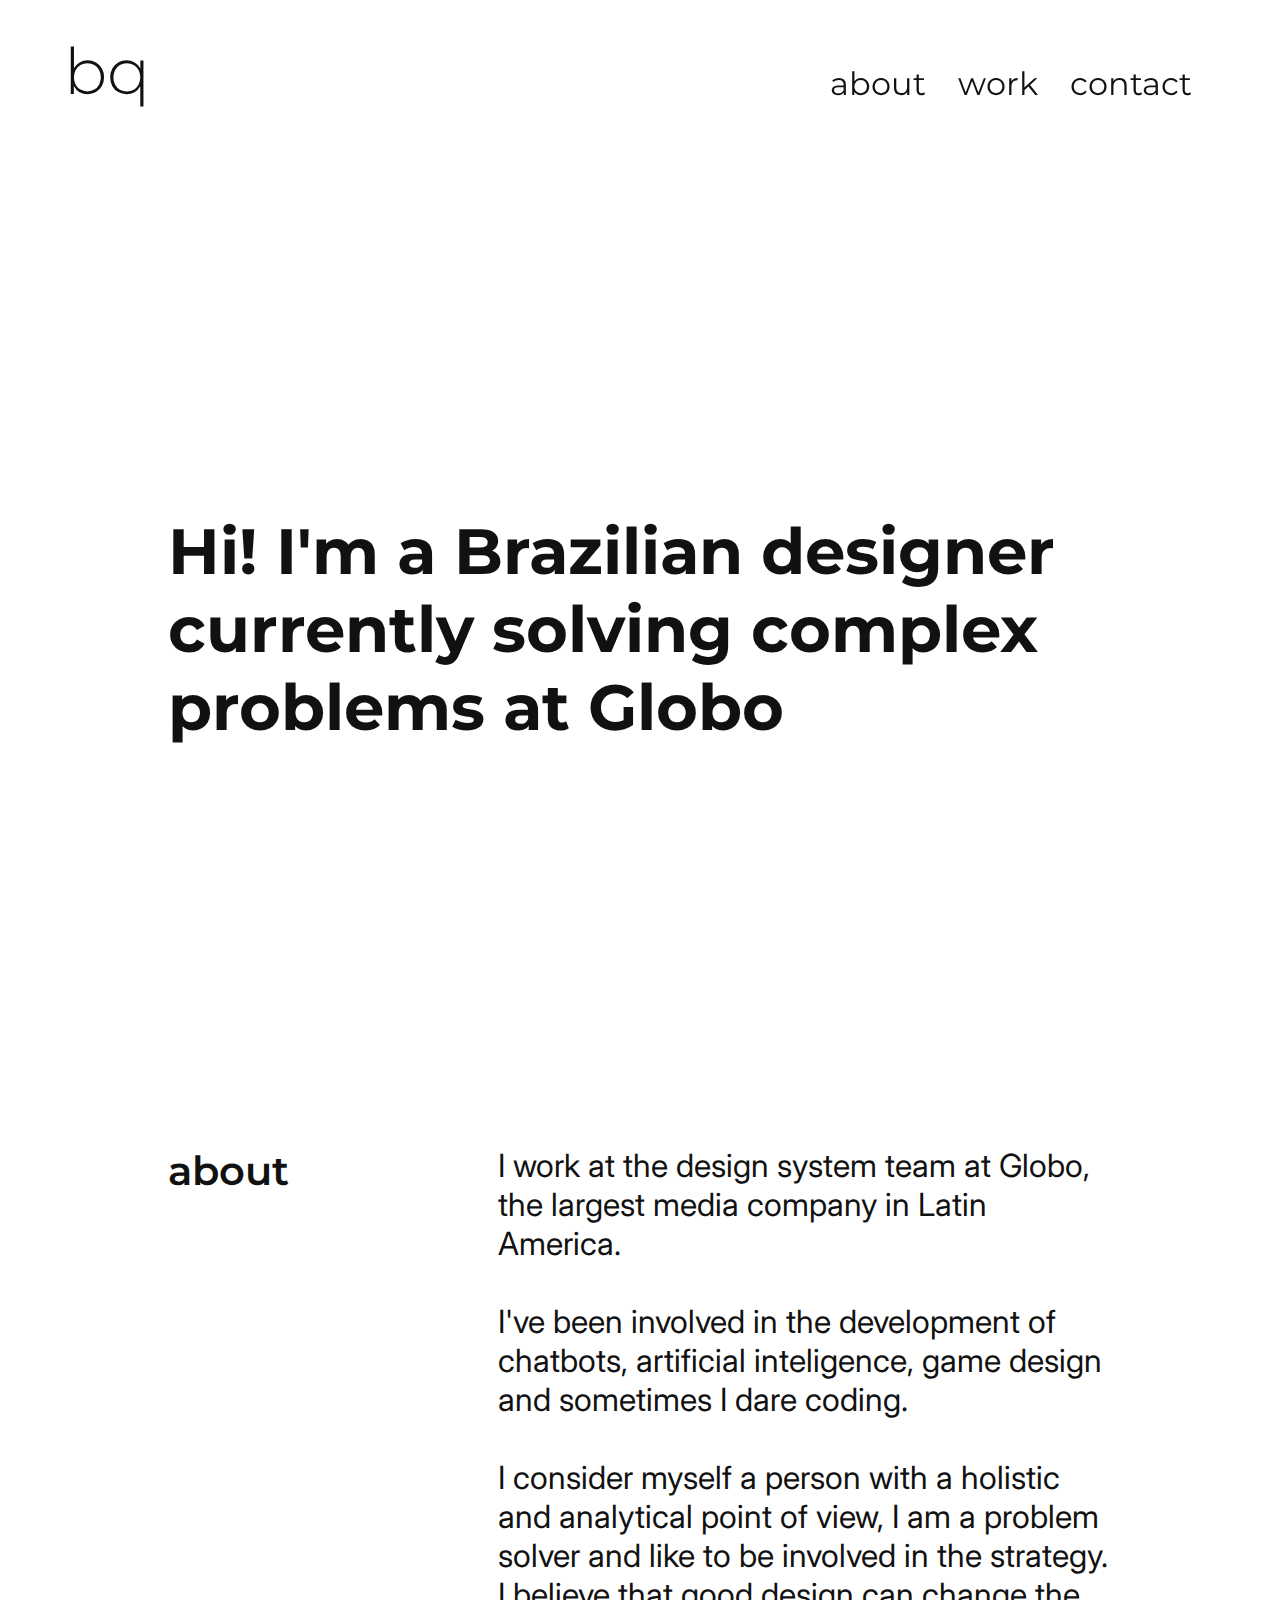
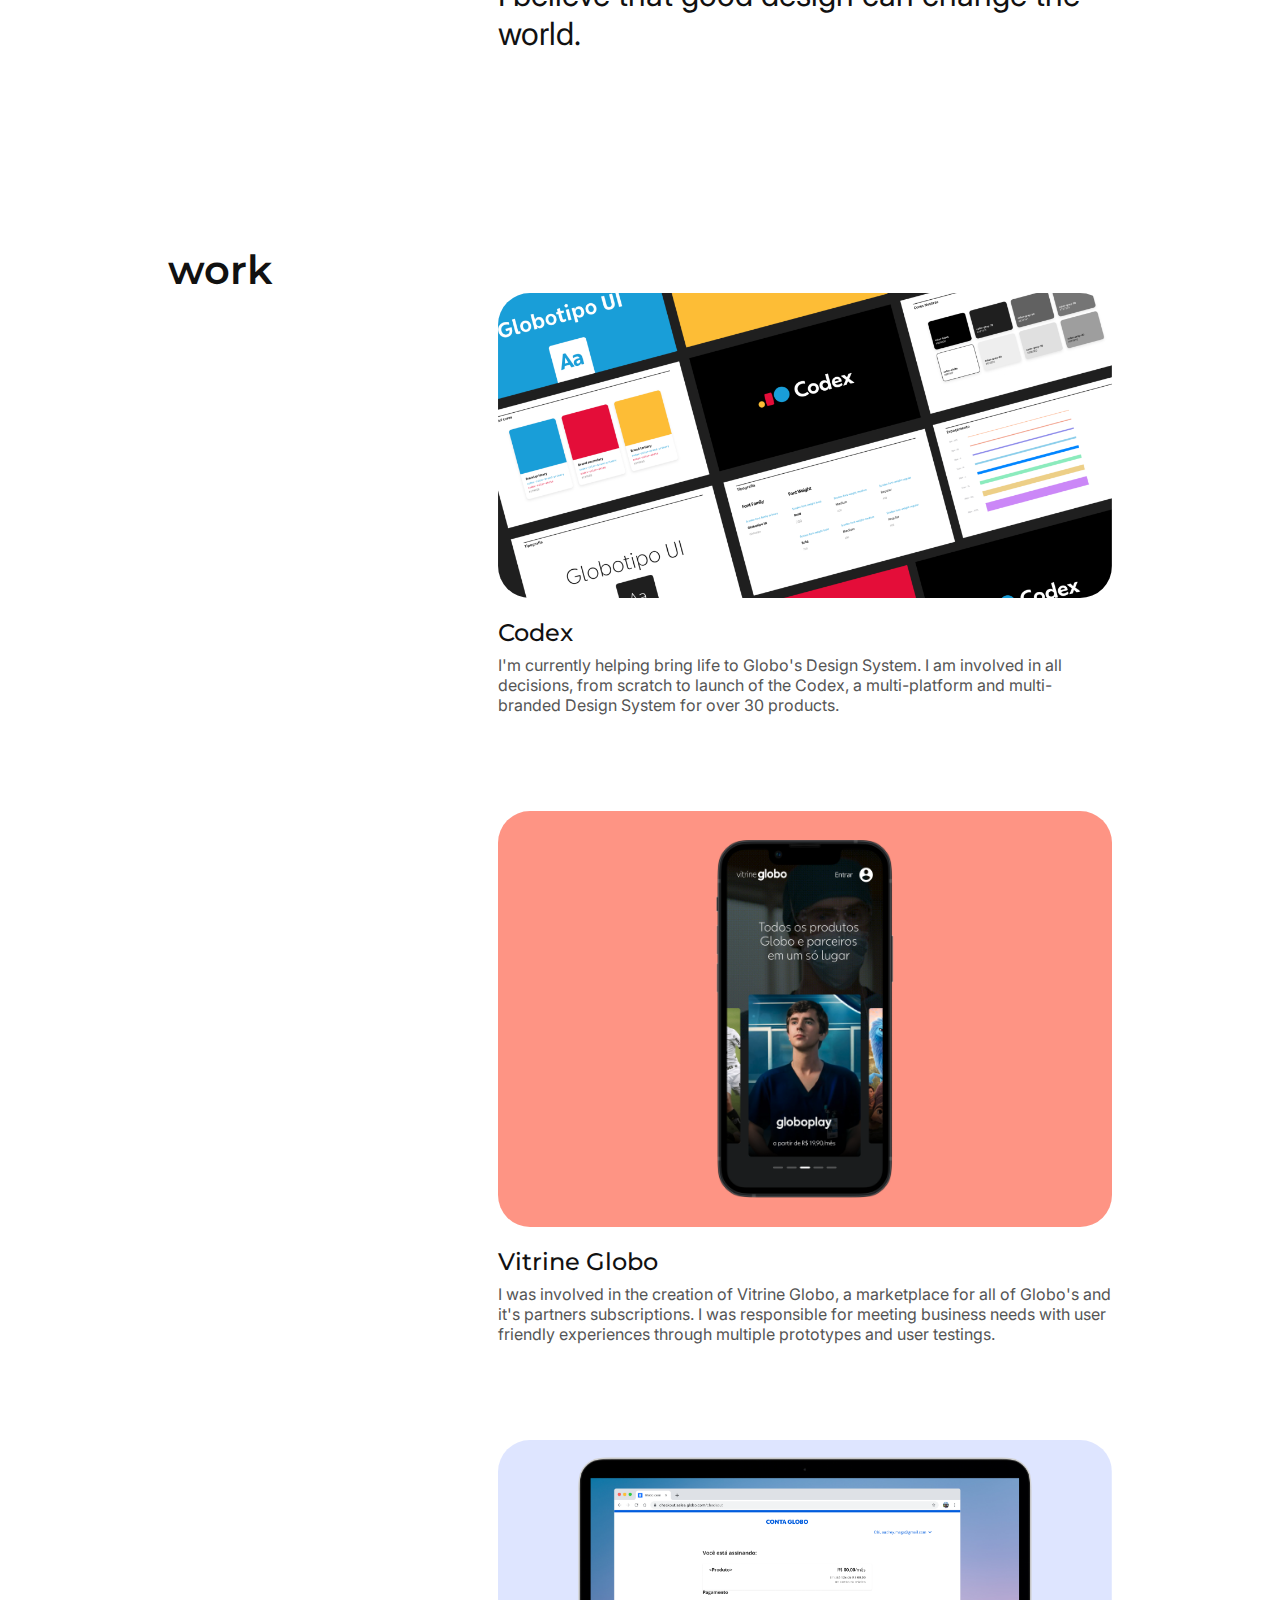
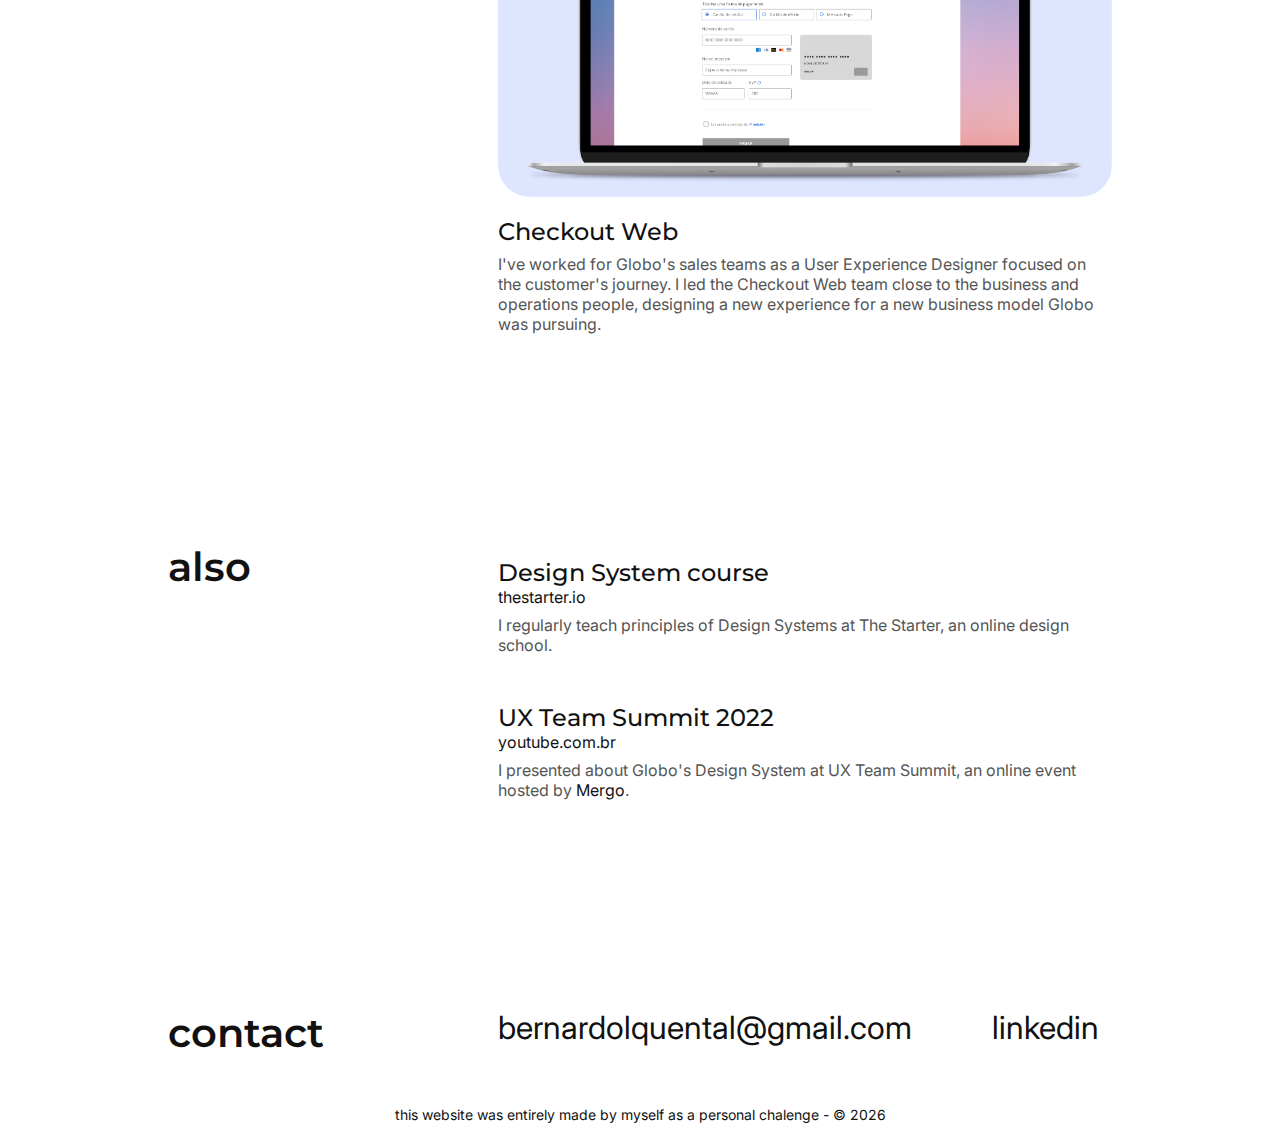
<file: index.html>
<!DOCTYPE html>
<html lang="en">
  <head>

    <meta charset="UTF-8">
    <title>Bernardo Quental</title>
    <link rel="icon" type="image/x-icon" href="favicon.ico">
    <link rel="preconnect" href="https://fonts.googleapis.com">
    <link rel="preconnect" href="https://fonts.gstatic.com" crossorigin>
    <link href="https://fonts.googleapis.com/css2?family=Inter:wght@100;200;300;400;500;600;700;800;900&family=Montserrat:ital,wght@0,100;0,200;0,300;0,400;0,500;0,600;0,700;0,800;0,900;1,100;1,200;1,300;1,400;1,500;1,600;1,700;1,800;1,900&display=swap" rel="stylesheet">
    <link rel="stylesheet" href="style.css">
    <meta content="width=device-width, initial-scale=1" name="viewport" />
    
  </head>

  <body>

    <header class="cont">
      <h1 class="col-4"><a href="#main">bq</a></h1>
      <nav class="col-8">
        <ul>
          <li><a href="#about">about</a></li>
          <li><a href="#work">work</a></li>
          <li><a href="#contact">contact</a></li>
        </ul>
      </nav>
    </header>

    <main>
      <section id="main" class="cont">
        <div class="col-12">
          <h1>Hi! I'm a Brazilian designer currently solving complex problems at <a href="www.globo.com">Globo</a></h1>
        </div>
      </section>

      <section id="about" class="cont">
        <h2 class="col-4">about</h2>
        <p class="col-8">
          I work at the design system team at Globo, the largest media company in Latin America.
          <br><br>
          I've been involved in the development of chatbots, artificial inteligence, game design and sometimes I dare coding.
          <br><br>
          I consider myself a person with a holistic and analytical point of view, I am a problem solver and like to be involved in the strategy. I believe that good design can change the world.
        </p>
      </section>

      <section id="work" class="cont">
        <h2 class="col-4">work</h2>
        <ul class="col-8">
          <li>
            <img src="codex.png" alt="">
            <h3>Codex</h3>
            <p>I'm currently helping bring life to Globo's Design System. I am involved in all decisions, from scratch to launch of the Codex, a multi-platform and multi-branded Design System for over 30 products.</p>
          </li>
          <li>
            <img src="vitrine.png" alt="">
            <h3>Vitrine Globo</h3>
            <p>I was involved in the creation of Vitrine Globo, a marketplace for all of Globo's and it's partners subscriptions. I was responsible for meeting business needs with user friendly experiences through multiple prototypes and user testings.</p>
          </li>
          <li>
            <img src="checkout.png" alt="">
            <h3>Checkout Web</h3>
            <p>I've worked for Globo's sales teams as a User Experience Designer focused on the customer's journey. I led the Checkout Web team close to the business and operations people, designing a new experience for a new business model Globo was pursuing.</p>
          </li>
        </ul>
      </section>

      <section class="cont">
        <h2 class="col-4">also</h2>
        <ul class="col-8">
          <li>
            <h3>Design System course</h3>
            <a href="https://www.thestarter.io/productdesign/design-systems-os-fundamentos-do-design-em-escala-thestarter" target="_blank" rel="noopener noreferrer">thestarter.io</a>
            <p>I regularly teach principles of Design Systems at The Starter, an online design school.</p>
          </li>
          <li>
            <h3>UX Team Summit 2022</h3>
            <a href="https://youtu.be/R2yb5cWjlvc" target="_blank" rel="noopener noreferrer">youtube.com.br</a>
            <p>I presented about Globo's Design System at UX Team Summit, an online event hosted by <a href="https://www.mergo.com.br/eventos/uxteamsummit/2022/">Mergo</a>.</p>
          </li>
        </ul>
      </section>
      
      <section id="contact" class="cont">
        <h2 class="col-4">contact</h2>
        <div class="col-8">
          <a href="mailto:bernardolquental@gmail.com" target="_blank" rel="noopener noreferrer">bernardolquental@gmail.com</a>
          <a href="https://www.linkedin.com/in/bernardo-quental/" target="_blank" rel="noopener noreferrer">linkedin</a>
        </div>
      </section>
    </main>
    <footer>
      <p>this website was entirely made by myself as a personal chalenge - &copy; <script>document.write( new Date().getFullYear() );</script></p>
    </footer>
  </body>
</html>
</file>
<file: style.css>
html{
    scroll-behavior: smooth;
}

.cont {
    display: flex;
    flex-wrap: wrap;
    justify-content: space-between;
    margin: auto;
    max-width: 77rem;
  }
  
  .col-6 {
    width: 50%;
  }
  .col-4 {
    width: 35%;
  }
  .col-8 {
    width: 65%;
  }
  .col-12 {
    width: 100%;
  }
  a {
    color: #111;
    text-decoration: none;
  }
  a:hover {
    text-decoration: underline;
  }

body {
    font-family: 'Inter', sans-serif;
    font-size: 1rem;
    color: #111;
    margin: 2rem 6.5rem 0 6.5rem;
    background-color: #fff;
  }
  
  header {
    width: 100%;
    position: fixed;
    z-index: 3;
    font-family: 'Montserrat', sans-serif;
    left: 0;
    right: 0;
    
  }
  
  header h1 {
    font-size: 4.5rem;
    font-weight: 300;
    margin: 0;
  }

  header h1 a:hover {
    text-decoration: none;
  }  
  
  header nav ul {
    list-style: none;
    text-align: right;
    font-size: 2.25rem;
    font-weight: 400;
  }
  
  header nav ul li {
    display: inline-block;
  }
  
  header nav ul li a {
    display: block;
    padding-right: 1.5rem;
  }

  main div h1 {
    font-family: 'Montserrat', sans-serif;
    font-weight: 700;
    font-size: 4rem;
    width: 100%;
    max-width: 56rem;
    margin-top: 20rem;
    margin-bottom: 15rem;
  }
  
  main section h2 {
    font-family: 'Montserrat', sans-serif;
    font-weight: 600;
    font-size: 2.5rem;
    margin-top: 10rem;
  }

  main section p{
    margin-top: 10rem;
    font-size: 2rem;
  }
  
  main section ul {
    list-style: none;
    display: inline;
    margin: 0;
    padding: 0;
    margin-top: 10rem;
  }
  
  main section li {
    margin-bottom: 3rem;
  }
  
  main section img {
    max-width: 100%;
    border-radius: 2rem;
    margin-top: 3rem;
    align-self: center;
  }
  
  main section h3 {
    font-family: 'Montserrat', sans-serif;
    font-weight: 500;
    font-size: 1.5rem;
    margin: 0;
    margin-top: 1rem;
  }

  main section ul p {
    font-family: inherit;
    color: #555;
    font-weight: 400;
    font-size: inherit;
    margin: 0;
    margin-top: 0.5rem;
  }

  main section div {
    margin-top: 10rem;
    gap: 5rem;
    font-size: 2rem;
    display: flex;
  }
  
  footer {
    color: #111;
    padding: 1rem;
    text-align: center;
  }
  
  footer p {
    margin: 0;
    font-size: 14px;
  }
  
  @media screen and (min-width: 360px) and (max-width: 430px) {
    .cont {
      width: 100%;
    }
    body {
      margin-left: 1rem;
      margin-right: 1rem;
    }
    header h1 {
      font-size: 2rem;
    }
    header nav ul {
      font-size: 1rem;
      padding-right: 0.5rem;
    }
    header nav ul li a {
      padding-right: 0.5rem;
    }
    main div h1 {
      font-family: 'Montserrat', sans-serif;
      font-weight: 700;
      font-size: 2.5rem;
      width: 100%;
      max-width: 56rem;
      margin-top: 20rem;
      margin-bottom: 15rem;
    }
    main section h2 {
      font-size: 1.5rem;
    }
    main section p{
      margin-top: 10rem;
      font-size: 1.25rem;
    }
    main section div {
      margin-top: 10rem;
      gap: 5rem;
      font-size: 1.25rem;
      display: grid;
    }
  }
@media screen and (min-width: 431px) and (max-width: 744px) {
  .cont {
    margin-left: 2.5rem;
    margin-right: 2.5rem;
  }
  body {
    margin: 2rem 2rem 0 2rem;
  }
  header nav ul {
    font-size: 1.75rem;
    padding-right: 5rem;
  }
  header nav ul li a {
    padding-right: 1rem;
  }
}
@media screen and (min-width: 745px) and (max-width: 1280px) {
  .cont {
    margin-left: 4rem;
    margin-right: 4rem;
  }
  header h1 {
    font-size: 4rem;
  }
  
  header nav ul {
    font-size: 2rem;
    padding-right: 5rem;
  }
  
  header nav ul li a {
    padding-right: 1.5rem;
  }
}
</file>
